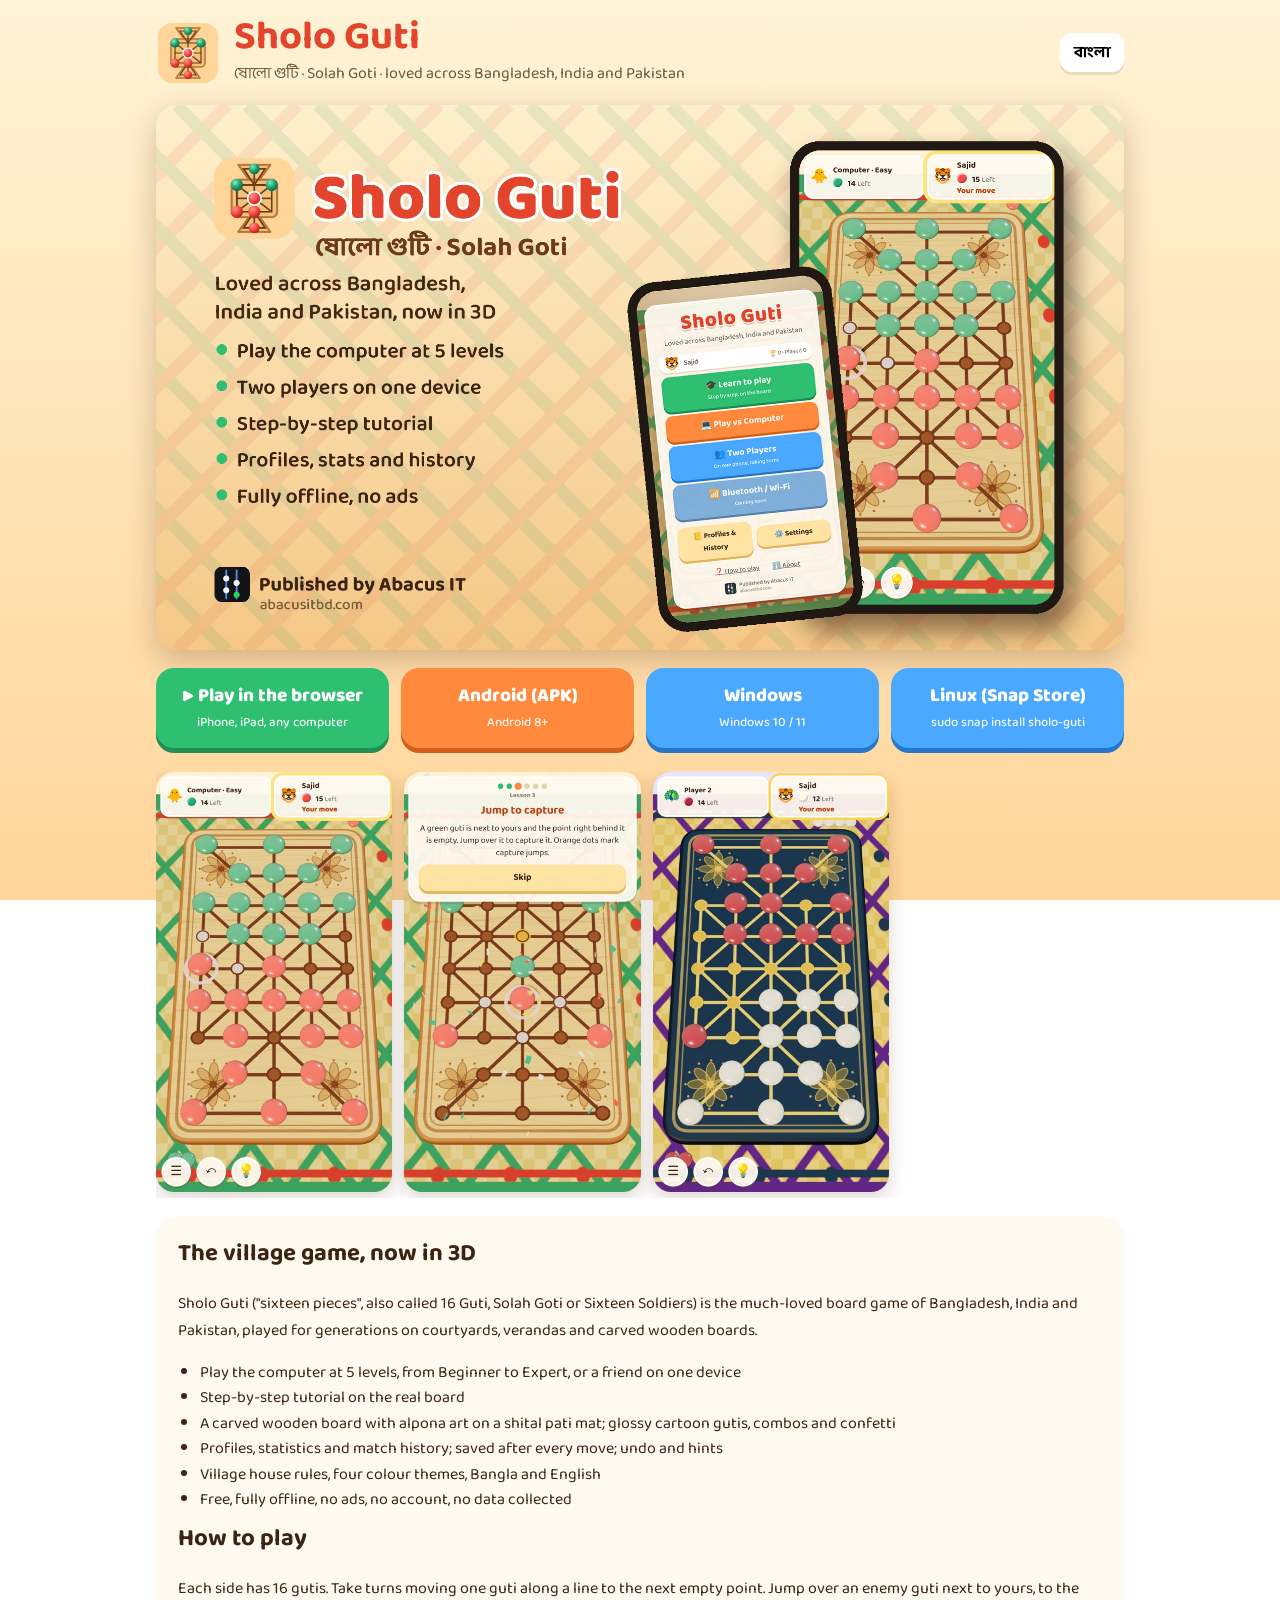
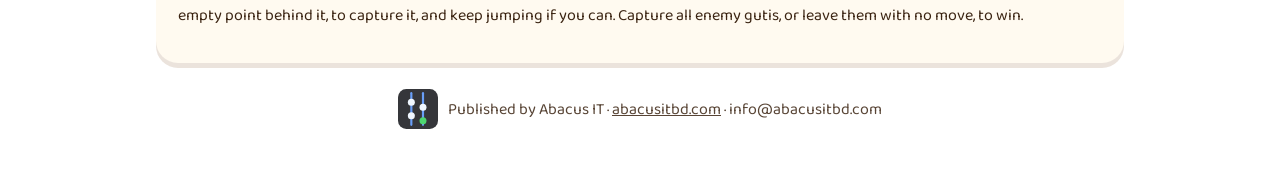
<file: index.html>
<!doctype html>
<html lang="en">
<head>
<meta charset="utf-8">
<meta name="viewport" content="width=device-width, initial-scale=1">
<title>Sholo Guti (ষোলো গুটি, Solah Goti): the classic 16 guti board game of Bangladesh, India and Pakistan</title>
<meta name="description" content="Sholo Guti (ষোলো গুটি, 16 Guti), the classic 16 guti board game of Bangladesh, India and Pakistan (also called Solah Goti), in colourful 3D. Play the computer at 5 levels or a friend. Android, Windows, Linux and in the browser. Free, offline, no ads. By Abacus IT.">
<meta name="keywords" content="sholo guti, shologuti, 16 guti, solah goti, sola goti, sola gutti, 16 goti, sixteen goti, sixteen soldiers, bead game, bangladesh board game, indian board game, pakistani board game, desi board game, south asian game, ষোলো গুটি, ষোল গুটি, ষোলগুটি, ১৬ গুটি, গুটি খেলা, सोलह गोटी, सोलह गोटी खेल, सोला गोटी, गोटी खेल, देसी खेल, سولہ گوٹی, سولہ گوٹی کھیل, گوٹی کا کھیل">
<meta property="og:title" content="Sholo Guti (ষোলো গুটি)">
<meta property="og:description" content="The classic 16 guti board game of Bangladesh, India and Pakistan, in colourful 3D. Free, offline, no ads.">
<meta property="og:image" content="cover-en.png">
<link rel="icon" href="icon.svg">
<style>
@font-face { font-family: "Baloo Da 2"; src: url("BalooDa2.ttf") format("truetype"); font-weight: 400 800; font-display: swap; }
:root { --ink: #3b2412; --card: #fffaf0; --go: #2fbf71; --go-d: #1f8f52; --b1: #ff8a3d; --b1-d: #d2601a; --b2: #4aa8ff; --b2-d: #2577c9; }
* { box-sizing: border-box; }
body { margin: 0; font-family: "Baloo Da 2", "Noto Sans Bengali", system-ui, sans-serif; color: var(--ink); background: linear-gradient(#fff3d6, #ffd59a) fixed; }
.wrap { max-width: 1000px; margin: 0 auto; padding: 18px 16px 40px; }
header { display: flex; align-items: center; gap: 14px; }
header img { width: 64px; height: 64px; }
h1 { margin: 0; font-size: 40px; color: #e2452b; line-height: 1; }
.tag { margin: 2px 0 0; opacity: .75; }
.lang { margin-left: auto; background: #fff; border: 0; border-radius: 12px; padding: 6px 14px; font: inherit; font-weight: 700; cursor: pointer; box-shadow: 0 3px 0 #ead9b8; }
.cover { width: 100%; border-radius: 22px; margin: 18px 0; box-shadow: 0 10px 30px rgba(80,40,10,.25); display: block; }
.btns { display: grid; grid-template-columns: repeat(auto-fit, minmax(220px, 1fr)); gap: 12px; margin: 10px 0 24px; }
.btns a { display: block; text-decoration: none; color: #fff; font-weight: 800; font-size: 19px; text-align: center; border-radius: 18px; padding: 12px 10px 14px; }
.btns small { display: block; font-size: 13px; font-weight: 500; opacity: .9; }
.play { background: var(--go); box-shadow: 0 5px 0 var(--go-d); }
.and { background: var(--b1); box-shadow: 0 5px 0 var(--b1-d); }
.win, .lin { background: var(--b2); box-shadow: 0 5px 0 var(--b2-d); }
.shots { display: flex; gap: 12px; overflow-x: auto; padding-bottom: 6px; }
.shots img { height: 420px; border-radius: 18px; box-shadow: 0 6px 18px rgba(80,40,10,.2); }
.card { background: var(--card); border-radius: 22px; padding: 18px 22px; margin: 18px 0; box-shadow: 0 5px 0 rgba(120,70,20,.15); }
.card h2 { margin: 0 0 6px; } .card ul { margin: 6px 0; padding-left: 22px; line-height: 1.6; }
footer { display: flex; align-items: center; gap: 10px; justify-content: center; margin-top: 26px; opacity: .85; }
footer img { width: 40px; height: 40px; } footer a { color: inherit; }
body.en [data-l="bn"], body.bn [data-l="en"] { display: none !important; }
</style>
</head>
<body class="en">
<div class="wrap">
  <header>
    <img src="icon.svg" alt="">
    <div><h1><span data-l="en">Sholo Guti</span><span data-l="bn">ষোলো গুটি</span></h1>
      <p class="tag"><span data-l="en">ষোলো গুটি · Solah Goti · loved across Bangladesh, India and Pakistan</span><span data-l="bn">বাংলার চিরচেনা খেলা, রঙিন ত্রিমাত্রিক রূপে</span></p></div>
    <button class="lang" id="lang">বাংলা</button>
  </header>
  <img class="cover" data-l="en" src="cover-en.png" alt="Sholo Guti">
  <img class="cover" data-l="bn" src="cover-bn.png" alt="ষোলো গুটি">
  <div class="btns">
    <a class="play" href="play/"><span data-l="en">▶ Play in the browser</span><span data-l="bn">▶ ব্রাউজারে খেলো</span><small data-l="en">iPhone, iPad, any computer</small><small data-l="bn">আইফোন, আইপ্যাড, যেকোনো কম্পিউটার</small></a>
    <a class="and" href="https://github.com/riadul/sholo-guti-download/releases/latest/download/SholoGuti.apk"><span data-l="en">Android (APK)</span><span data-l="bn">অ্যান্ড্রয়েড (APK)</span><small>Android 8+</small></a>
    <a class="win" href="https://github.com/riadul/sholo-guti-download/releases/latest/download/SholoGuti-Setup-x64.exe"><span data-l="en">Windows</span><span data-l="bn">উইন্ডোজ</span><small>Windows 10 / 11</small></a>
    <a class="lin" href="https://snapcraft.io/sholo-guti"><span data-l="en">Linux (Snap Store)</span><span data-l="bn">লিনাক্স (স্ন্যাপ স্টোর)</span><small>sudo snap install sholo-guti</small></a>
  </div>
  <div class="shots" data-l="en"><img src="en-02-game.jpg" alt=""><img src="en-03-tutorial.jpg" alt=""><img src="en-05-royal.jpg" alt=""></div>
  <div class="shots" data-l="bn"><img src="bn-02-game.jpg" alt=""><img src="bn-03-tutorial.jpg" alt=""><img src="bn-05-royal.jpg" alt=""></div>
  <div class="card" data-l="en">
    <h2>The village game, now in 3D</h2>
    <p>Sholo Guti ("sixteen pieces", also called 16 Guti, Solah Goti or Sixteen Soldiers) is the much-loved board game of Bangladesh, India and Pakistan, played for generations on courtyards, verandas and carved wooden boards.</p>
    <ul>
      <li>Play the computer at 5 levels, from Beginner to Expert, or a friend on one device</li>
      <li>Step-by-step tutorial on the real board</li>
      <li>A carved wooden board with alpona art on a shital pati mat; glossy cartoon gutis, combos and confetti</li>
      <li>Profiles, statistics and match history; saved after every move; undo and hints</li>
      <li>Village house rules, four colour themes, Bangla and English</li>
      <li>Free, fully offline, no ads, no account, no data collected</li>
    </ul>
    <h2>How to play</h2>
    <p>Each side has 16 gutis. Take turns moving one guti along a line to the next empty point. Jump over an enemy guti next to yours, to the empty point behind it, to capture it, and keep jumping if you can. Capture all enemy gutis, or leave them with no move, to win.</p>
  </div>
  <div class="card" data-l="bn">
    <h2>গ্রামের খেলা, এবার ত্রিমাত্রিক রূপে</h2>
    <p>ষোলো গুটি বাংলাদেশ, ভারত আর পাকিস্তানের গ্রামগঞ্জের চিরচেনা খেলা। উঠোনে, দাওয়ায়, মাটিতে দাগ কেটে কিংবা কাঠের বোর্ডে প্রজন্মের পর প্রজন্ম ধরে এই খেলা চলে আসছে।</p>
    <ul>
      <li>কম্পিউটারের সাথে ৫টি স্তর, নতুন থেকে ওস্তাদ পর্যন্ত, অথবা একই ফোনে বন্ধুর সাথে</li>
      <li>আসল বোর্ডে ধাপে ধাপে শেখার পাঠ</li>
      <li>আলপনা আঁকা কাঠের বোর্ড, শীতলপাটি, চকচকে কার্টুন গুটি, ডাবল-হ্যাটট্রিক আর রঙিন কাগজের বৃষ্টি</li>
      <li>নিজের প্রোফাইল, হিসাব আর খেলার ইতিহাস; প্রতিটি চালে সেভ; ফেরত আর পরামর্শ</li>
      <li>গ্রামের নিজস্ব নিয়ম, চারটি রং, বাংলা আর ইংরেজি</li>
      <li>সম্পূর্ণ ফ্রি, পুরোপুরি অফলাইন, কোনো বিজ্ঞাপন নেই, অ্যাকাউন্ট লাগে না</li>
    </ul>
    <h2>কীভাবে খেলবে</h2>
    <p>দুজনের ১৬টি করে গুটি। পালা করে একটি গুটি দাগ ধরে পাশের খালি ঘরে সরাও। পাশে প্রতিপক্ষের গুটি আর তার ঠিক পেছনের ঘর খালি থাকলে লাফ দিয়ে ওটা খেয়ে ফেলো, আবার খাওয়া গেলে আবার লাফ দাও। প্রতিপক্ষের সব গুটি খেয়ে ফেললে, বা সে আর চাল দিতে না পারলে, তুমি জিতবে।</p>
  </div>
  <footer><img src="abacus-it.svg" alt="Abacus IT"><span><span data-l="en">Published by Abacus IT</span><span data-l="bn">প্রকাশক: অ্যাবাকাস আইটি</span> · <a href="https://abacusitbd.com">abacusitbd.com</a> · info@abacusitbd.com</span></footer>
</div>
<script>
// Bangla for Bangla devices or Bangladesh's time zone, English elsewhere (same rule as the game); the button switches.
function detect() {
  try {
    const langs = [...(navigator.languages || []), navigator.language].filter(Boolean).map((l) => l.toLowerCase());
    if (langs.some((l) => l.startsWith("bn"))) return "bn";
    const tz = Intl.DateTimeFormat().resolvedOptions().timeZone || "";
    if (tz === "Asia/Dhaka" || tz === "Asia/Dacca") return "bn";
  } catch (e) {}
  return "en";
}
function set(l) {
  document.body.className = l; document.documentElement.lang = l;
  document.getElementById("lang").textContent = l === "bn" ? "English" : "বাংলা";
  try { localStorage.setItem("sg.site.lang", l); } catch (e) {}
}
let saved = null; try { saved = localStorage.getItem("sg.site.lang"); } catch (e) {}
set(saved || detect());
document.getElementById("lang").onclick = () => set(document.body.className === "bn" ? "en" : "bn");
</script>
</body>
</html>
</file>
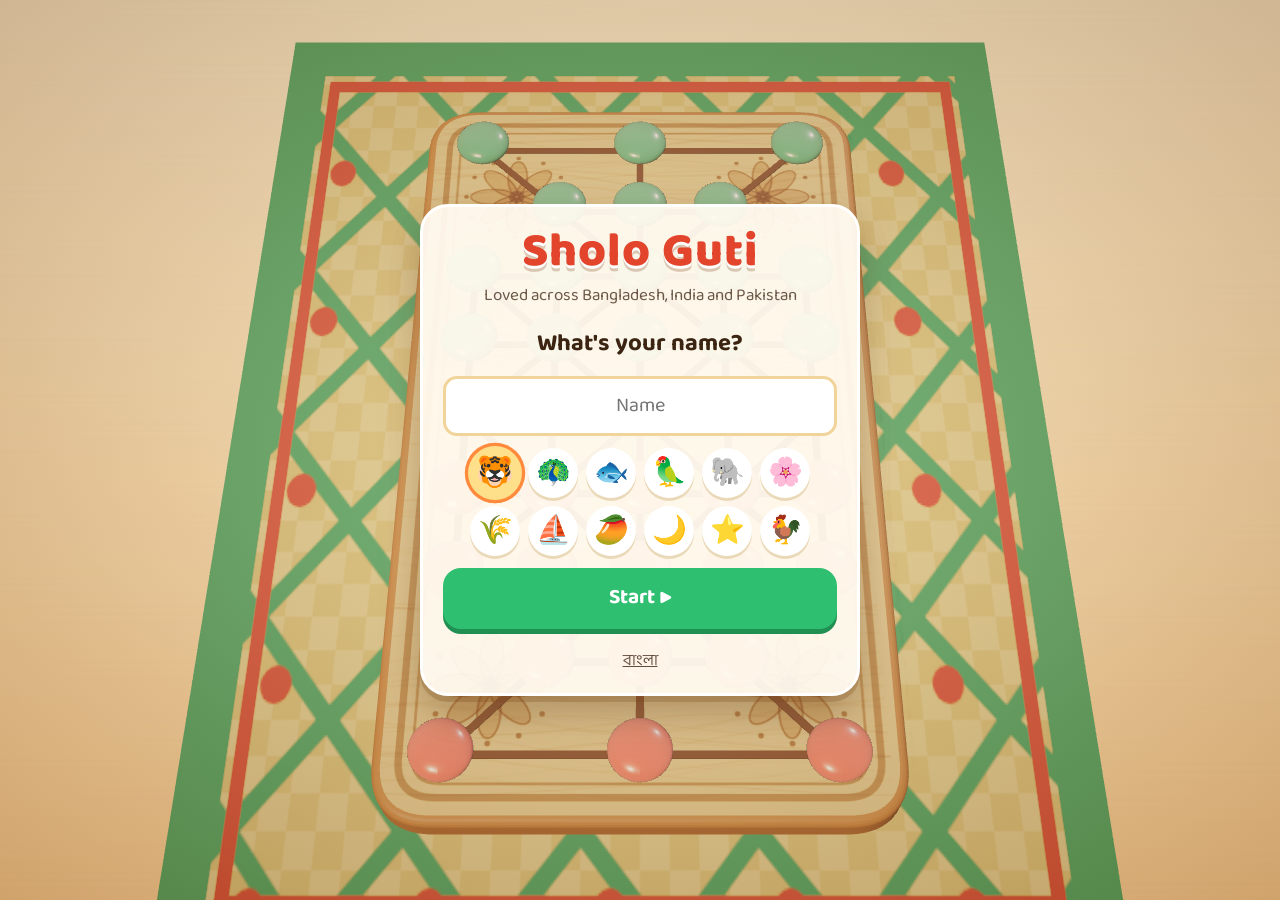
<file: play/index.html>
<!doctype html>
<html lang="bn">
<head>
<meta charset="utf-8" />
<meta name="viewport" content="width=device-width, initial-scale=1, viewport-fit=cover, user-scalable=no" />
<meta name="theme-color" content="#ffd59a" />
<title>ষোলো গুটি · Sholo Guti</title>
<link rel="icon" href="icon.svg" />
  <script type="module" crossorigin src="./assets/index-Cve_GpAk.js"></script>
  <link rel="stylesheet" crossorigin href="./assets/index-CgcXEfMU.css">
</head>
<body>
<canvas id="board"></canvas>
<div id="ui"></div>
<div id="loading">ষোলো গুটি</div>
</body>
</html>
</file>
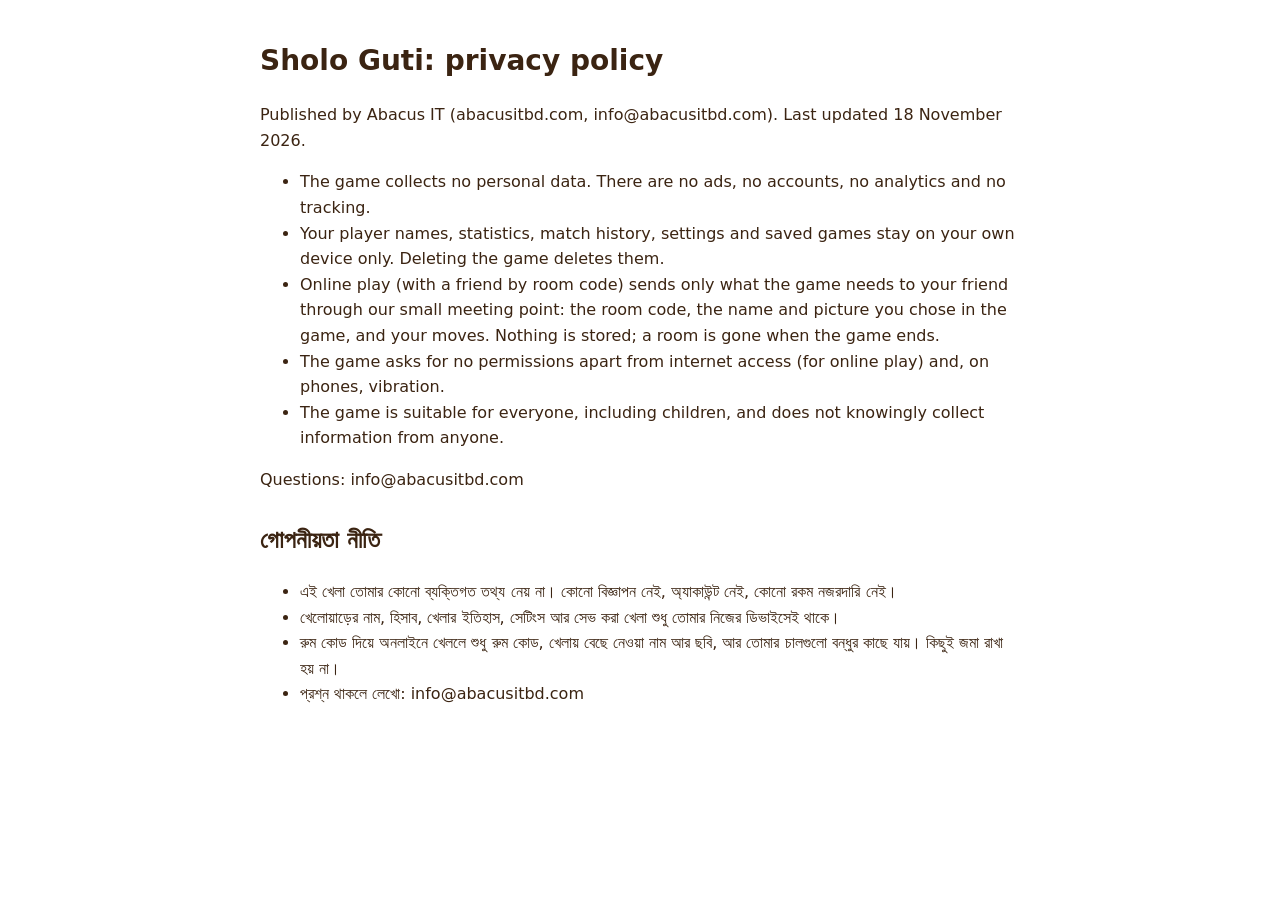
<file: privacy/index.html>
<!doctype html><html lang="en"><head><meta charset="utf-8"><meta name="viewport" content="width=device-width, initial-scale=1">
<title>Sholo Guti: privacy policy</title><style>body{font-family:system-ui,"Noto Sans Bengali",sans-serif;max-width:760px;margin:0 auto;padding:20px 16px 40px;line-height:1.6;color:#3b2412}h1{font-size:28px}h2{margin-top:28px}</style></head><body>
<h1>Sholo Guti: privacy policy</h1><p>Published by Abacus IT (abacusitbd.com, info@abacusitbd.com). Last updated 18 November 2026.</p>
<ul><li>The game collects no personal data. There are no ads, no accounts, no analytics and no tracking.</li>
<li>Your player names, statistics, match history, settings and saved games stay on your own device only. Deleting the game deletes them.</li>
<li>Online play (with a friend by room code) sends only what the game needs to your friend through our small meeting point: the room code, the name and picture you chose in the game, and your moves. Nothing is stored; a room is gone when the game ends.</li>
<li>The game asks for no permissions apart from internet access (for online play) and, on phones, vibration.</li>
<li>The game is suitable for everyone, including children, and does not knowingly collect information from anyone.</li></ul>
<p>Questions: info@abacusitbd.com</p>
<h2 lang="bn">গোপনীয়তা নীতি</h2><ul lang="bn">
<li>এই খেলা তোমার কোনো ব্যক্তিগত তথ্য নেয় না। কোনো বিজ্ঞাপন নেই, অ্যাকাউন্ট নেই, কোনো রকম নজরদারি নেই।</li>
<li>খেলোয়াড়ের নাম, হিসাব, খেলার ইতিহাস, সেটিংস আর সেভ করা খেলা শুধু তোমার নিজের ডিভাইসেই থাকে।</li>
<li>রুম কোড দিয়ে অনলাইনে খেললে শুধু রুম কোড, খেলায় বেছে নেওয়া নাম আর ছবি, আর তোমার চালগুলো বন্ধুর কাছে যায়। কিছুই জমা রাখা হয় না।</li>
<li>প্রশ্ন থাকলে লেখো: info@abacusitbd.com</li></ul></body></html>
</file>
<file: play/assets/index-CgcXEfMU.css>
@font-face{font-family:"Baloo Da 2";src:url(../fonts/BalooDa2.ttf)format("truetype");font-weight:400 800;font-display:swap}:root{--ink:#3b2412;--card:#fffaf0f0;--go:#2fbf71;--go-d:#1f8f52;--b1:#ff8a3d;--b1-d:#d2601a;--b2:#4aa8ff;--b2-d:#2577c9;--b3:#b07cff;--b3-d:#7d4ed6;--mid:#ffe3a3;--mid-d:#e2b65a;--red:#ef4b4b;--safe-t:env(safe-area-inset-top,0px);--safe-b:env(safe-area-inset-bottom,0px)}*{box-sizing:border-box;-webkit-tap-highlight-color:transparent}html,body{height:100%;color:var(--ink);-webkit-user-select:none;user-select:none;touch-action:manipulation;background:#ffd59a;margin:0;font-family:"Baloo Da 2",Noto Sans Bengali,system-ui,sans-serif;overflow:hidden}[hidden]{display:none!important}#board{width:100vw;height:100vh;display:block;position:fixed;inset:0}#ui{pointer-events:none;position:fixed;inset:0}#ui>*{pointer-events:auto}#loading{background:#ffd59a;place-items:center;font-size:40px;font-weight:800;display:grid;position:fixed;inset:0}.screen{padding:calc(16px + var(--safe-t)) 16px calc(16px + var(--safe-b));background:radial-gradient(#ffecc859,#78461459);place-items:center;display:grid;position:absolute;inset:0;overflow-y:auto}.card{background:var(--card);text-align:center;border:3px solid #fff;border-radius:28px;width:min(440px,100%);padding:22px 20px 18px;animation:.28s cubic-bezier(.2,1.4,.5,1) pop;box-shadow:0 6px #78461440,0 18px 40px #50280a4d}.card.tall{max-height:calc(100vh - 32px - var(--safe-t) - var(--safe-b));overflow-y:auto}.card.small-card{width:min(380px,100%)}@keyframes pop{0%{opacity:0;transform:scale(.85)translateY(20px)}to{opacity:1;transform:none}}.logo{color:#e2452b;text-shadow:0 3px #fff,0 6px #78320a40;letter-spacing:1px;font-size:54px;font-weight:800;line-height:1}body.en .logo{font-size:48px}.sub{opacity:.75;margin:4px 0 14px;font-size:17px}h1{margin:4px 0;font-size:34px}h2{margin:2px 0 12px;font-size:24px}h3{text-align:left;margin:14px 0 6px;font-size:18px}button{font:inherit;color:inherit;cursor:pointer;border:0}button:disabled{opacity:.4;cursor:default}.big,.mid{color:#fff;border-radius:18px;width:100%;margin:9px 0;font-weight:700;transition:transform 80ms;display:block}.big{padding:12px 14px 14px;font-size:21px}.big small{opacity:.9;margin-top:-2px;font-size:13px;font-weight:500;display:block}.mid{background:var(--mid);color:var(--ink);box-shadow:0 5px 0 var(--mid-d);padding:9px 12px 11px;font-size:17px}.big:active,.mid:active{transform:translateY(4px);box-shadow:0 1px #0003!important}.go{background:var(--go);box-shadow:0 5px 0 var(--go-d);color:#fff}.b1{background:var(--b1);box-shadow:0 5px 0 var(--b1-d)}.b2{background:var(--b2);box-shadow:0 5px 0 var(--b2-d)}.b3{background:var(--b3);box-shadow:0 5px 0 var(--b3-d)}.dim{filter:saturate(.6);opacity:.85}.row{align-items:center;gap:10px;display:flex}.row>.mid{flex:1}.link{opacity:.8;background:0 0;margin-top:8px;font-size:16px;text-decoration:underline}.link.danger{color:var(--red)}.pub{opacity:.85;text-align:left;background:0 0;justify-content:center;align-items:center;gap:8px;margin:12px auto 0;font-size:13px;line-height:1.15;display:flex}.pub img{width:26px;height:26px}.pub small{opacity:.7;font-size:11px;display:block}.pub.static{margin-top:10px}.links{justify-content:center;gap:18px}.appicon{width:84px;height:84px}.logo.small{font-size:36px}.publisher{text-align:left;background:#fff;border-radius:16px;align-items:center;gap:12px;margin:10px 0;padding:10px 14px;display:flex;box-shadow:0 3px #ead9b8}.publisher img{width:52px;height:52px}.publisher b{font-size:19px}.publisher small{opacity:.75;font-size:13px;display:block}.tiny{font-size:11px}.tut .lesson{top:calc(8px + var(--safe-t));background:var(--card);text-align:center;border:3px solid #fff;border-radius:22px;max-width:520px;margin:0 auto;padding:10px 16px 12px;animation:.28s cubic-bezier(.2,1.4,.5,1) pop;position:absolute;left:8px;right:8px;box-shadow:0 5px #78461433}.lesson h2{color:#c2410c;margin:0 0 4px;font-size:21px}.lesson p{margin:0 0 6px;font-size:15.5px;line-height:1.45}.lnum{opacity:.6;font-size:12px;font-weight:700}.ldots{justify-content:center;gap:6px;margin-bottom:2px;display:flex}.ldots i{background:#e6d3ad;border-radius:50%;width:10px;height:10px}.ldots i.on{background:var(--b1);transform:scale(1.3)}.ldots i.done{background:var(--go)}.lmsg .ok{color:var(--go-d);font-size:22px;display:block}.lmsg .bad{color:var(--red);font-size:18px;display:block}.lesson .row .mid{margin:4px 0}.note{opacity:.75;font-size:14px}.me{background:#fff;border-radius:16px;align-items:center;gap:10px;width:100%;margin-bottom:6px;padding:6px 12px;display:flex;box-shadow:0 3px #ead9b8}.me .mini{opacity:.7;margin-left:auto;font-size:14px}.av1{font-size:28px;line-height:1}input:not([type]),input[type=text]{width:100%;font:inherit;text-align:center;background:#fff;border:3px solid #f0d49a;border-radius:14px;outline:none;padding:10px 14px;font-size:20px}input:focus{border-color:var(--b1)}.avatars{flex-wrap:wrap;justify-content:center;gap:8px;margin:12px 0;display:flex}.av{background:#fff;border-radius:50%;width:50px;height:50px;font-size:28px;box-shadow:0 3px #ead9b8}.avatars.small .av{width:40px;height:40px;font-size:22px}.av.on{box-shadow:0 0 0 3px var(--b1), 0 3px 0 #d6a940;background:#ffe08a;transform:scale(1.08)}.levels{gap:8px;display:grid}.lv{text-align:left;background:#fff;border-radius:16px;grid-template-rows:auto auto;grid-template-columns:44px 1fr auto;align-items:center;padding:6px 12px;display:grid;box-shadow:0 4px #ead9b8}.lv .ic{grid-row:span 2;font-size:30px}.lv b{font-size:19px}.lv small{opacity:.7;grid-column:2;margin-top:-4px;font-size:13px}.lv .stars{color:#f5a623;letter-spacing:-1px;grid-area:1/3/span 2;font-size:14px}.lv.on{box-shadow:0 0 0 3px var(--b1), 0 4px 0 #d6a940;background:#fff4d1}.sides .side{background:#fff;border-radius:14px;flex:1;padding:8px;font-size:15px;font-weight:600;box-shadow:0 4px #ead9b8}.side.on{box-shadow:0 0 0 3px var(--b1), 0 4px 0 #d6a940;background:#fff4d1}.dot{vertical-align:-2px;border-radius:50%;width:16px;height:16px;margin-right:6px;display:inline-block;box-shadow:inset -2px -3px #0000002e,inset 2px 2px #ffffff73}.pl{text-align:left;margin:8px 0;font-weight:700;display:block}.pl input{margin-top:4px}.plist{gap:8px;display:grid}.prof{text-align:left;background:#fff;border-radius:14px;align-items:center;gap:10px;padding:8px 12px;display:flex;box-shadow:0 4px #ead9b8}.prof small{opacity:.7;margin-left:auto}.prof i{background:var(--go);color:#fff;border-radius:8px;padding:0 6px;font-size:12px;font-style:normal}.prof.on{box-shadow:0 0 0 3px var(--go), 0 4px 0 var(--go-d)}.prof.add{color:var(--b2-d);justify-content:center;font-weight:700}.statgrid{grid-template-columns:repeat(3,1fr);gap:8px;margin:12px 0;display:grid}.statgrid div,.stats div{background:#fff;border-radius:14px;padding:6px;box-shadow:0 3px #ead9b8}.statgrid b,.stats b{font-size:24px;display:block}.statgrid small,.stats small{opacity:.7;font-size:12px}.hist{text-align:left;max-height:34vh;overflow-y:auto}.hrow{border-bottom:2px dashed #f0dfbd;grid-template-columns:64px 1fr auto auto;align-items:center;gap:8px;padding:6px 4px;font-size:15px;display:grid}.hrow small{opacity:.6;font-size:12px}.w{color:var(--go-d);font-weight:800}.l{color:var(--red);font-weight:800}.d{color:#8a6d3b;font-weight:800}.sw{text-align:left;background:#fff;border-radius:14px;justify-content:space-between;align-items:center;margin:7px 0;padding:8px 14px;font-weight:600;display:flex;box-shadow:0 3px #ead9b8}.sw input{display:none}.sw i{background:#d9c9a6;border-radius:14px;flex:none;width:50px;height:28px;margin-left:10px;transition:background .2s;position:relative}.sw i:after{content:"";background:#fff;border-radius:50%;width:22px;height:22px;transition:left .2s;position:absolute;top:3px;left:3px;box-shadow:0 2px 2px #0003}.sw input:checked+i{background:var(--go)}.sw input:checked+i:after{left:25px}.seg{background:#fff;border-radius:14px;margin:7px 0;padding:6px 8px 6px 14px;font-weight:600;box-shadow:0 3px #ead9b8}.seg span{text-align:left;margin-right:auto}.segb{background:#f6ecd6;border-radius:10px;padding:4px 12px;font-weight:700}.segb.on{background:var(--b1);color:#fff}.themes{grid-template-columns:1fr 1fr;gap:8px;display:grid}.th{background:#fff;border-radius:14px;align-items:center;gap:8px;padding:8px;font-weight:600;display:flex;box-shadow:0 3px #ead9b8}.th.on{box-shadow:0 0 0 3px var(--b1), 0 3px 0 #d6a940}.sw2{border-radius:9px;flex:none;width:30px;height:30px}.sw2.classic{background:linear-gradient(135deg,#f0c27a 50%,#ff4d4d 50% 75%,#22b07d 75%)}.sw2.royal{background:linear-gradient(135deg,#1f3b57 50%,#fdf6e3 50% 75%,#b8233f 75%)}.sw2.forest{background:linear-gradient(135deg,#9fd36b 50%,#ffcf3f 50% 75%,#8a4dff 75%)}.sw2.candy{background:linear-gradient(135deg,#ffb3d1 50%,#3fa9ff 50% 75%,#ff9f1c 75%)}.how{text-align:left;margin-bottom:12px;font-size:17px;line-height:1.55}#ui>.hud{pointer-events:none;position:absolute;inset:0}.hud>*{pointer-events:auto}.hud-top{top:calc(8px + var(--safe-t));align-items:stretch;gap:8px;display:flex;position:absolute;left:8px;right:8px}.pc{background:var(--card);border:3px solid #fff;border-radius:18px;flex:1;order:1;align-items:center;gap:8px;min-width:0;padding:6px 10px;transition:transform .25s,box-shadow .25s;display:flex;box-shadow:0 4px #78461433}.pc b{white-space:nowrap;text-overflow:ellipsis;max-width:30vw;font-size:15px;display:block;overflow:hidden}.pc .cnt{font-size:16px;font-weight:700}.pc .cnt small{opacity:.6;font-size:12px;font-weight:500}.pc.turn{animation:1.2s ease-in-out infinite glow;transform:scale(1.04);box-shadow:0 0 0 4px #ffd23f,0 4px #78461433}@keyframes glow{50%{box-shadow:0 0 0 6px #ffe680,0 4px #78461433}}@media (aspect-ratio>=1){.hud-top .pc{flex:0 340px}.hud-top{justify-content:space-between}.status{flex:1}}.status{text-align:center;text-shadow:0 2px #fff;order:2;align-self:center;min-width:70px;font-size:17px;font-weight:800}.think:after{content:"";animation:1s steps(4,end) infinite dots}@keyframes dots{0%{content:""}25%{content:"."}50%{content:".."}75%{content:"..."}}.pc .tag{color:#c2410c;font-size:13px;font-weight:800;line-height:1.1;display:none}@media (aspect-ratio<=1){.status{display:none}.pc{border-radius:16px;padding:4px 8px}.pc .av1{font-size:24px}.pc b{max-width:32vw;font-size:14px}.pc .cnt{font-size:14px}.pc.turn .tag{display:block}}.hud-bottom{bottom:calc(10px + var(--safe-b));gap:10px;display:flex;position:absolute;left:10px}.round{background:var(--card);border:3px solid #fff;border-radius:50%;width:54px;height:54px;font-size:24px;box-shadow:0 4px #78461440}.round:active{transform:translateY(3px);box-shadow:0 1px #78461440}.chain{bottom:calc(14px + var(--safe-b));background:var(--go);color:#fff;box-shadow:0 5px 0 var(--go-d);border-radius:18px;padding:10px 20px 12px;font-size:20px;font-weight:800;animation:.9s ease-in-out infinite bob;position:absolute;right:12px}@keyframes bob{50%{transform:translateY(-4px)}}.chain-tip{bottom:calc(80px + var(--safe-b));color:#fff;white-space:nowrap;text-overflow:ellipsis;background:#3b2412d9;border-radius:14px;max-width:94vw;padding:6px 14px;font-size:15px;position:absolute;left:50%;overflow:hidden;transform:translate(-50%)}.combo{color:#ffd23f;pointer-events:none;text-shadow:0 4px #e2452b,0 8px #0003;-webkit-text-stroke:2px #fff;font-size:64px;font-weight:800;position:absolute;top:38%;left:50%;transform:translate(-50%,-50%)scale(0)}.combo.pop{animation:1.1s cubic-bezier(.2,1.6,.4,1) forwards combo}@keyframes combo{0%{opacity:1;transform:translate(-50%,-50%)scale(0)rotate(-10deg)}30%{transform:translate(-50%,-50%)scale(1.15)rotate(4deg)}70%{opacity:1;transform:translate(-50%,-60%)scale(1)rotate(0)}to{opacity:0;transform:translate(-50%,-80%)scale(.9)}}.overlay{pointer-events:auto;background:#3c1e0a59;place-items:center;padding:16px;display:grid;position:absolute;inset:0}.result h1{font-size:38px}.why{opacity:.75;margin:0 0 10px}.stats{grid-template-columns:repeat(3,1fr);gap:8px;margin-bottom:8px;display:grid}.toast{color:#fff;z-index:9;background:#3b2412e6;border-radius:14px;padding:8px 18px;font-size:17px;animation:.25s pop;position:fixed;bottom:18%;left:50%;transform:translate(-50%)}.bigcode{letter-spacing:12px;color:#e8700a;text-align:center;background:#fff;border-radius:20px;margin:6px 0 10px;padding:6px 0 0 12px;font-size:64px;font-weight:800;box-shadow:0 5px #ead9b8}.codebox input{text-transform:uppercase;letter-spacing:6px;flex:1;min-width:0;font-size:24px;font-weight:800}.codebox .mid{flex:none;width:auto;padding:9px 18px 11px}.waiting{color:#2577c9;text-align:center;font-size:18px;font-weight:700}#err.bad{color:var(--red);opacity:1;font-weight:700}.codebox input::placeholder{letter-spacing:0;font-size:17px;font-weight:600}.netfail{text-align:center}.netfail .failicon{margin:4px 0 2px;font-size:64px;line-height:1.1}.netfail p{margin:6px 4px 16px;font-size:17px;line-height:1.45}canvas{touch-action:none}
</file>
